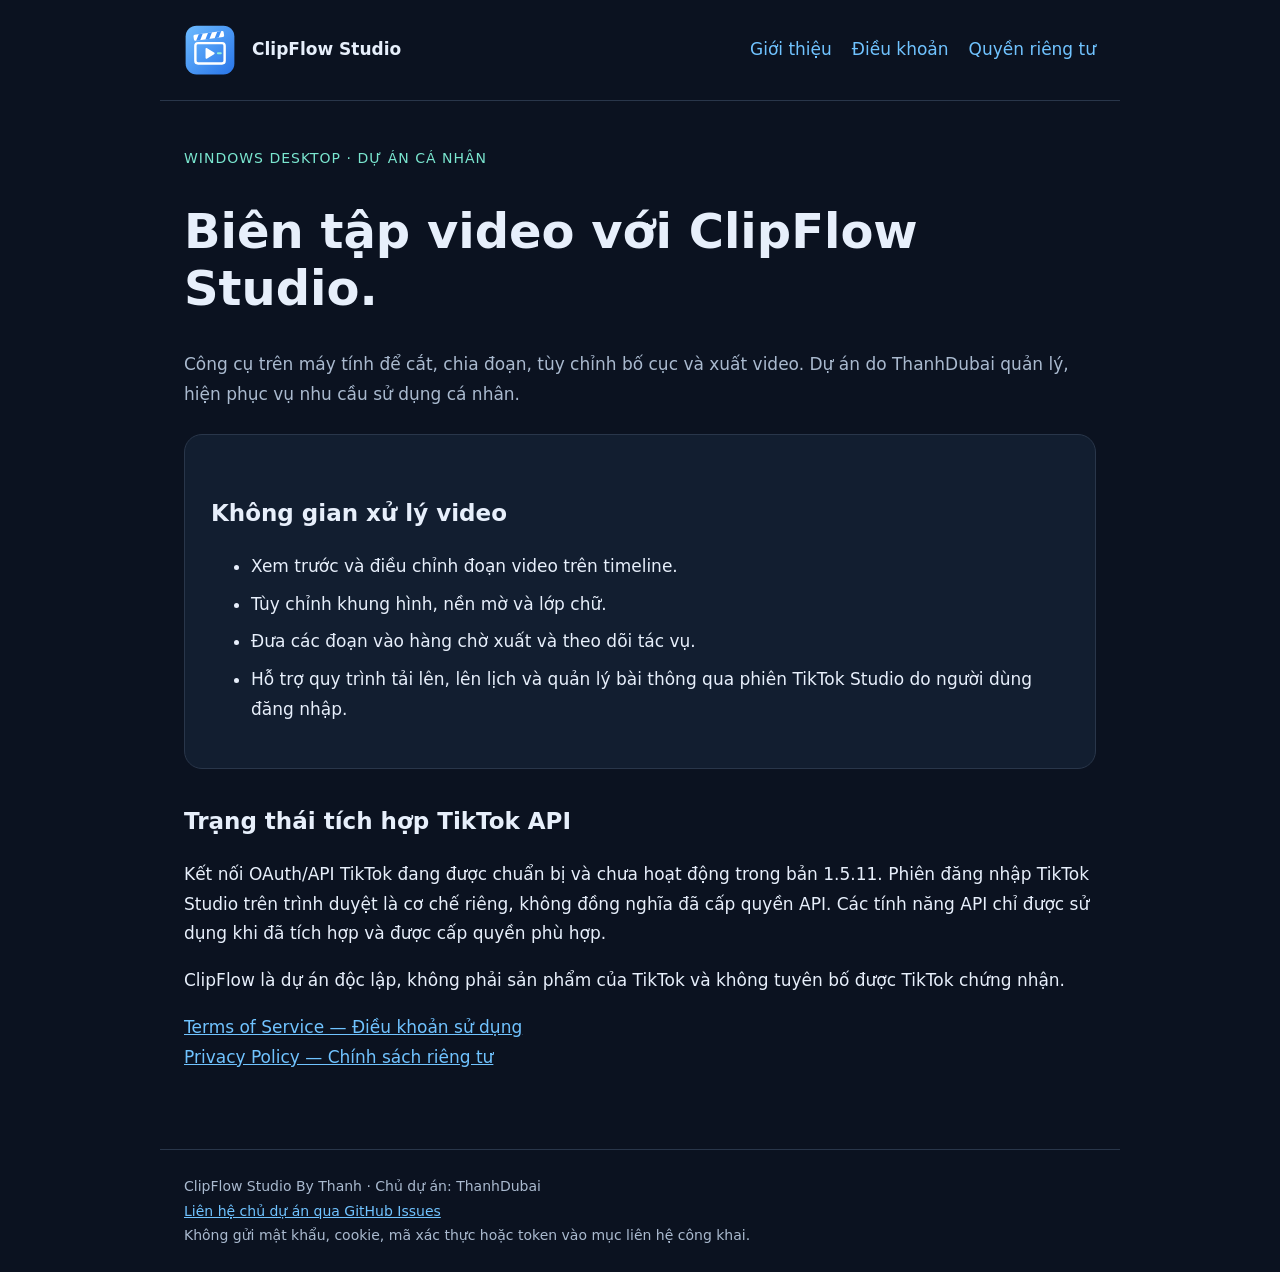
<file: index.html>
<!doctype html><html lang="vi"><head><meta charset="utf-8"><meta name="viewport" content="width=device-width,initial-scale=1"><title>Giới thiệu — ClipFlow Studio</title><link rel="icon" href="icon.svg"><link rel="stylesheet" href="style.css"></head><body><header><img src="icon.svg" alt="Logo ClipFlow"><strong>ClipFlow Studio</strong><nav><a href="index.html">Giới thiệu</a><a href="terms.html">Điều khoản</a><a href="privacy.html">Quyền riêng tư</a></nav></header><main><div class="tag">WINDOWS DESKTOP · DỰ ÁN CÁ NHÂN</div><h1>Biên tập video với ClipFlow Studio.</h1><p class="muted">Công cụ trên máy tính để cắt, chia đoạn, tùy chỉnh bố cục và xuất video. Dự án do ThanhDubai quản lý, hiện phục vụ nhu cầu sử dụng cá nhân.</p><div class="card"><h2>Không gian xử lý video</h2><ul><li>Xem trước và điều chỉnh đoạn video trên timeline.</li><li>Tùy chỉnh khung hình, nền mờ và lớp chữ.</li><li>Đưa các đoạn vào hàng chờ xuất và theo dõi tác vụ.</li><li>Hỗ trợ quy trình tải lên, lên lịch và quản lý bài thông qua phiên TikTok Studio do người dùng đăng nhập.</li></ul></div><h2>Trạng thái tích hợp TikTok API</h2><p>Kết nối OAuth/API TikTok đang được chuẩn bị và chưa hoạt động trong bản 1.5.11. Phiên đăng nhập TikTok Studio trên trình duyệt là cơ chế riêng, không đồng nghĩa đã cấp quyền API. Các tính năng API chỉ được sử dụng khi đã tích hợp và được cấp quyền phù hợp.</p><p>ClipFlow là dự án độc lập, không phải sản phẩm của TikTok và không tuyên bố được TikTok chứng nhận.</p><p><a href="terms.html">Terms of Service — Điều khoản sử dụng</a><br><a href="privacy.html">Privacy Policy — Chính sách riêng tư</a></p></main><footer>ClipFlow Studio By Thanh · Chủ dự án: ThanhDubai<br><a href="https://github.com/ThanhDubai/thanhdubai.github.io/issues">Liên hệ chủ dự án qua GitHub Issues</a><br>Không gửi mật khẩu, cookie, mã xác thực hoặc token vào mục liên hệ công khai.</footer></body></html>
</file>
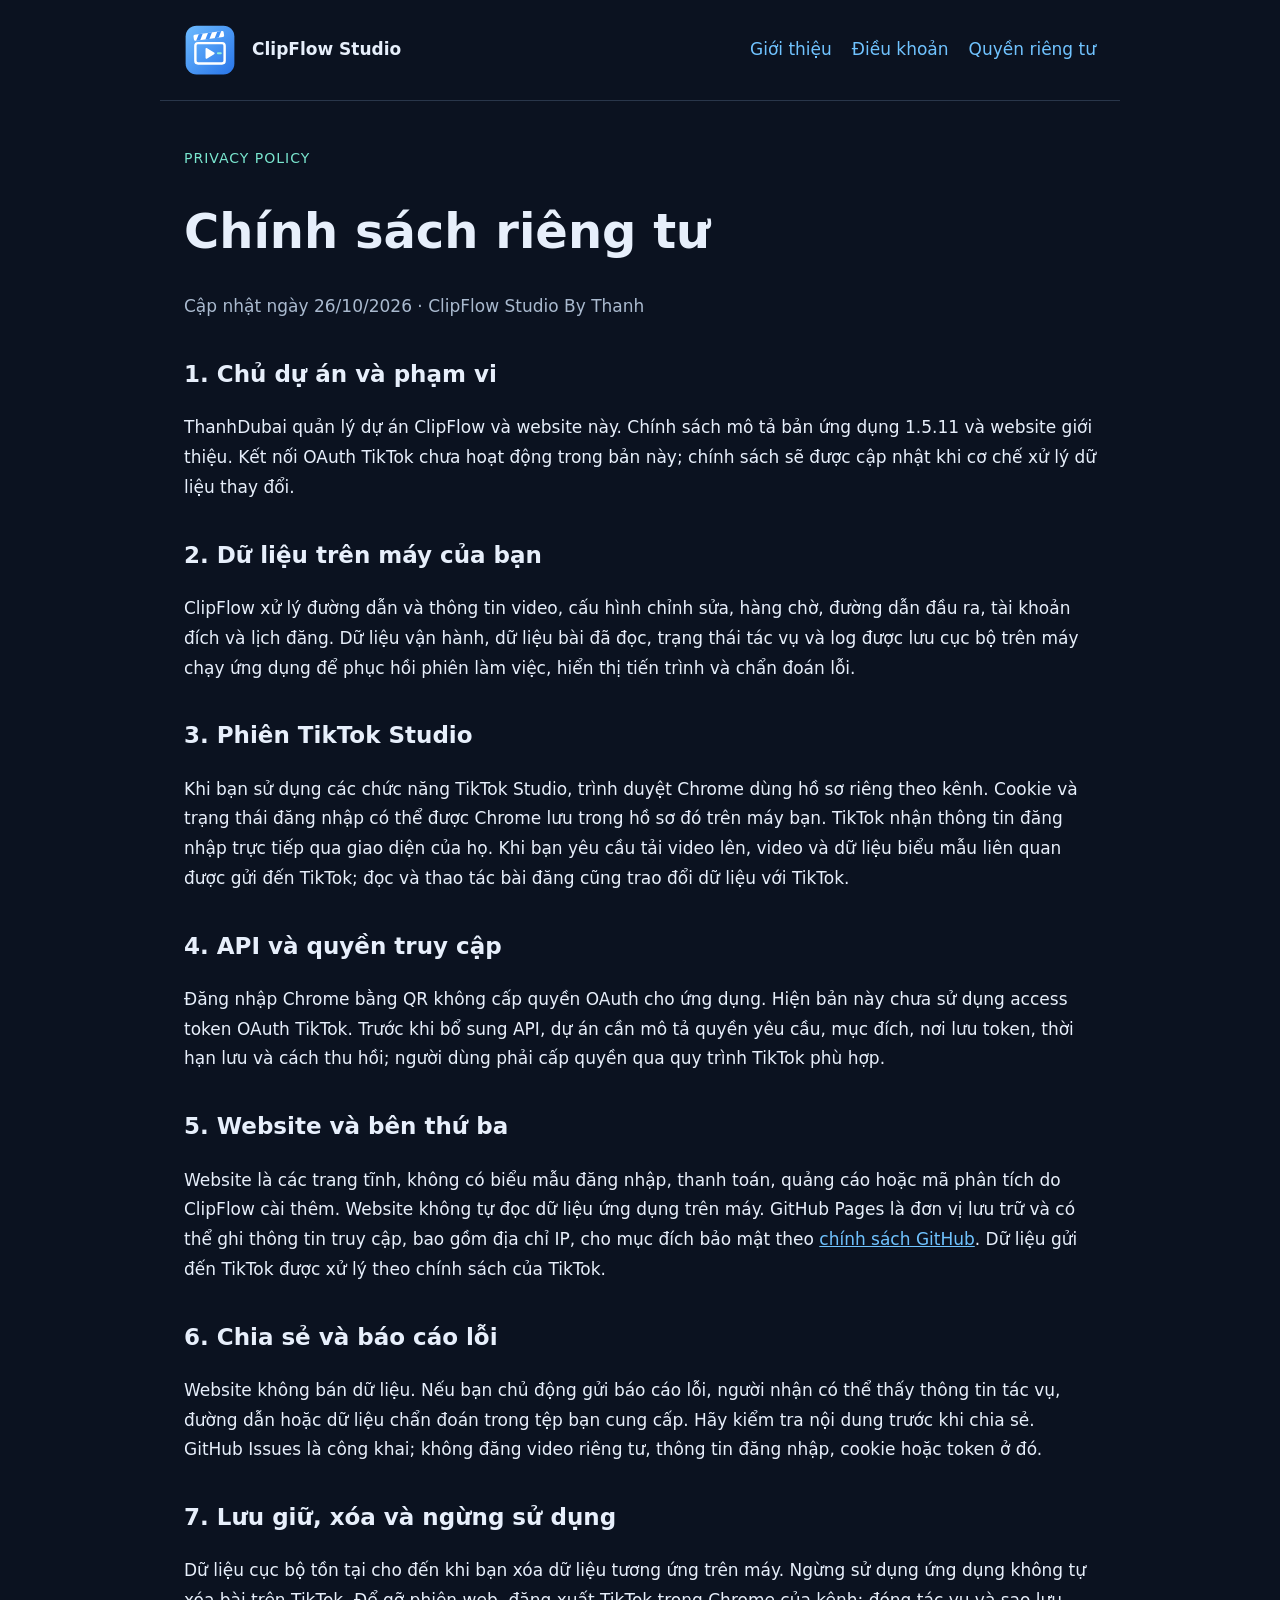
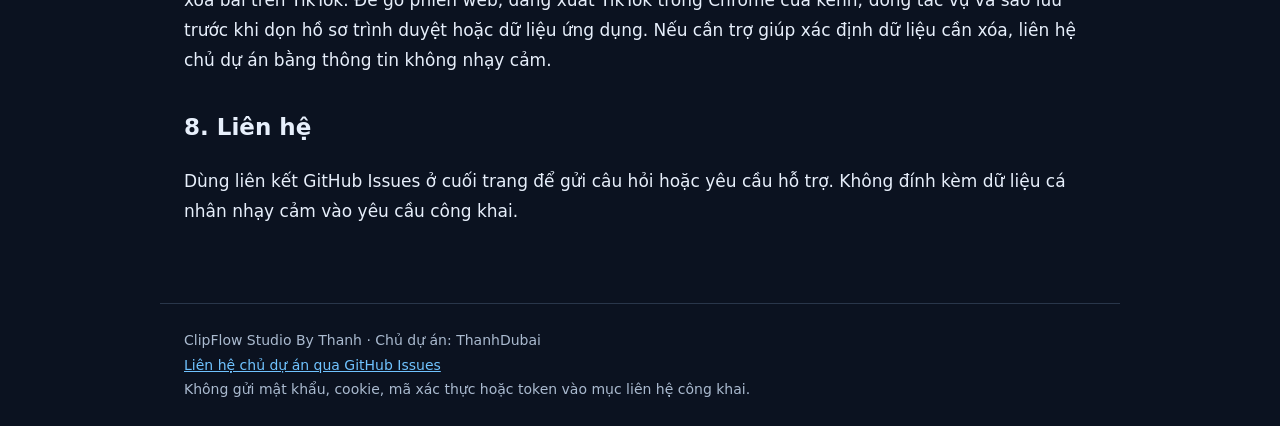
<file: privacy.html>
<!doctype html><html lang="vi"><head><meta charset="utf-8"><meta name="viewport" content="width=device-width,initial-scale=1"><title>Privacy Policy / Chính sách riêng tư — ClipFlow Studio</title><link rel="icon" href="icon.svg"><link rel="stylesheet" href="style.css"></head><body><header><img src="icon.svg" alt="Logo ClipFlow"><strong>ClipFlow Studio</strong><nav><a href="index.html">Giới thiệu</a><a href="terms.html">Điều khoản</a><a href="privacy.html">Quyền riêng tư</a></nav></header><main><div class="tag">PRIVACY POLICY</div><h1>Chính sách riêng tư</h1><p class="muted">Cập nhật ngày 26/10/2026 · ClipFlow Studio By Thanh</p><h2>1. Chủ dự án và phạm vi</h2><p>ThanhDubai quản lý dự án ClipFlow và website này. Chính sách mô tả bản ứng dụng 1.5.11 và website giới thiệu. Kết nối OAuth TikTok chưa hoạt động trong bản này; chính sách sẽ được cập nhật khi cơ chế xử lý dữ liệu thay đổi.</p><h2>2. Dữ liệu trên máy của bạn</h2><p>ClipFlow xử lý đường dẫn và thông tin video, cấu hình chỉnh sửa, hàng chờ, đường dẫn đầu ra, tài khoản đích và lịch đăng. Dữ liệu vận hành, dữ liệu bài đã đọc, trạng thái tác vụ và log được lưu cục bộ trên máy chạy ứng dụng để phục hồi phiên làm việc, hiển thị tiến trình và chẩn đoán lỗi.</p><h2>3. Phiên TikTok Studio</h2><p>Khi bạn sử dụng các chức năng TikTok Studio, trình duyệt Chrome dùng hồ sơ riêng theo kênh. Cookie và trạng thái đăng nhập có thể được Chrome lưu trong hồ sơ đó trên máy bạn. TikTok nhận thông tin đăng nhập trực tiếp qua giao diện của họ. Khi bạn yêu cầu tải video lên, video và dữ liệu biểu mẫu liên quan được gửi đến TikTok; đọc và thao tác bài đăng cũng trao đổi dữ liệu với TikTok.</p><h2>4. API và quyền truy cập</h2><p>Đăng nhập Chrome bằng QR không cấp quyền OAuth cho ứng dụng. Hiện bản này chưa sử dụng access token OAuth TikTok. Trước khi bổ sung API, dự án cần mô tả quyền yêu cầu, mục đích, nơi lưu token, thời hạn lưu và cách thu hồi; người dùng phải cấp quyền qua quy trình TikTok phù hợp.</p><h2>5. Website và bên thứ ba</h2><p>Website là các trang tĩnh, không có biểu mẫu đăng nhập, thanh toán, quảng cáo hoặc mã phân tích do ClipFlow cài thêm. Website không tự đọc dữ liệu ứng dụng trên máy. GitHub Pages là đơn vị lưu trữ và có thể ghi thông tin truy cập, bao gồm địa chỉ IP, cho mục đích bảo mật theo <a href="https://docs.github.com/en/site-policy/privacy-policies/github-general-privacy-statement">chính sách GitHub</a>. Dữ liệu gửi đến TikTok được xử lý theo chính sách của TikTok.</p><h2>6. Chia sẻ và báo cáo lỗi</h2><p>Website không bán dữ liệu. Nếu bạn chủ động gửi báo cáo lỗi, người nhận có thể thấy thông tin tác vụ, đường dẫn hoặc dữ liệu chẩn đoán trong tệp bạn cung cấp. Hãy kiểm tra nội dung trước khi chia sẻ. GitHub Issues là công khai; không đăng video riêng tư, thông tin đăng nhập, cookie hoặc token ở đó.</p><h2>7. Lưu giữ, xóa và ngừng sử dụng</h2><p>Dữ liệu cục bộ tồn tại cho đến khi bạn xóa dữ liệu tương ứng trên máy. Ngừng sử dụng ứng dụng không tự xóa bài trên TikTok. Để gỡ phiên web, đăng xuất TikTok trong Chrome của kênh; đóng tác vụ và sao lưu trước khi dọn hồ sơ trình duyệt hoặc dữ liệu ứng dụng. Nếu cần trợ giúp xác định dữ liệu cần xóa, liên hệ chủ dự án bằng thông tin không nhạy cảm.</p><h2>8. Liên hệ</h2><p>Dùng liên kết GitHub Issues ở cuối trang để gửi câu hỏi hoặc yêu cầu hỗ trợ. Không đính kèm dữ liệu cá nhân nhạy cảm vào yêu cầu công khai.</p></main><footer>ClipFlow Studio By Thanh · Chủ dự án: ThanhDubai<br><a href="https://github.com/ThanhDubai/thanhdubai.github.io/issues">Liên hệ chủ dự án qua GitHub Issues</a><br>Không gửi mật khẩu, cookie, mã xác thực hoặc token vào mục liên hệ công khai.</footer></body></html>
</file>
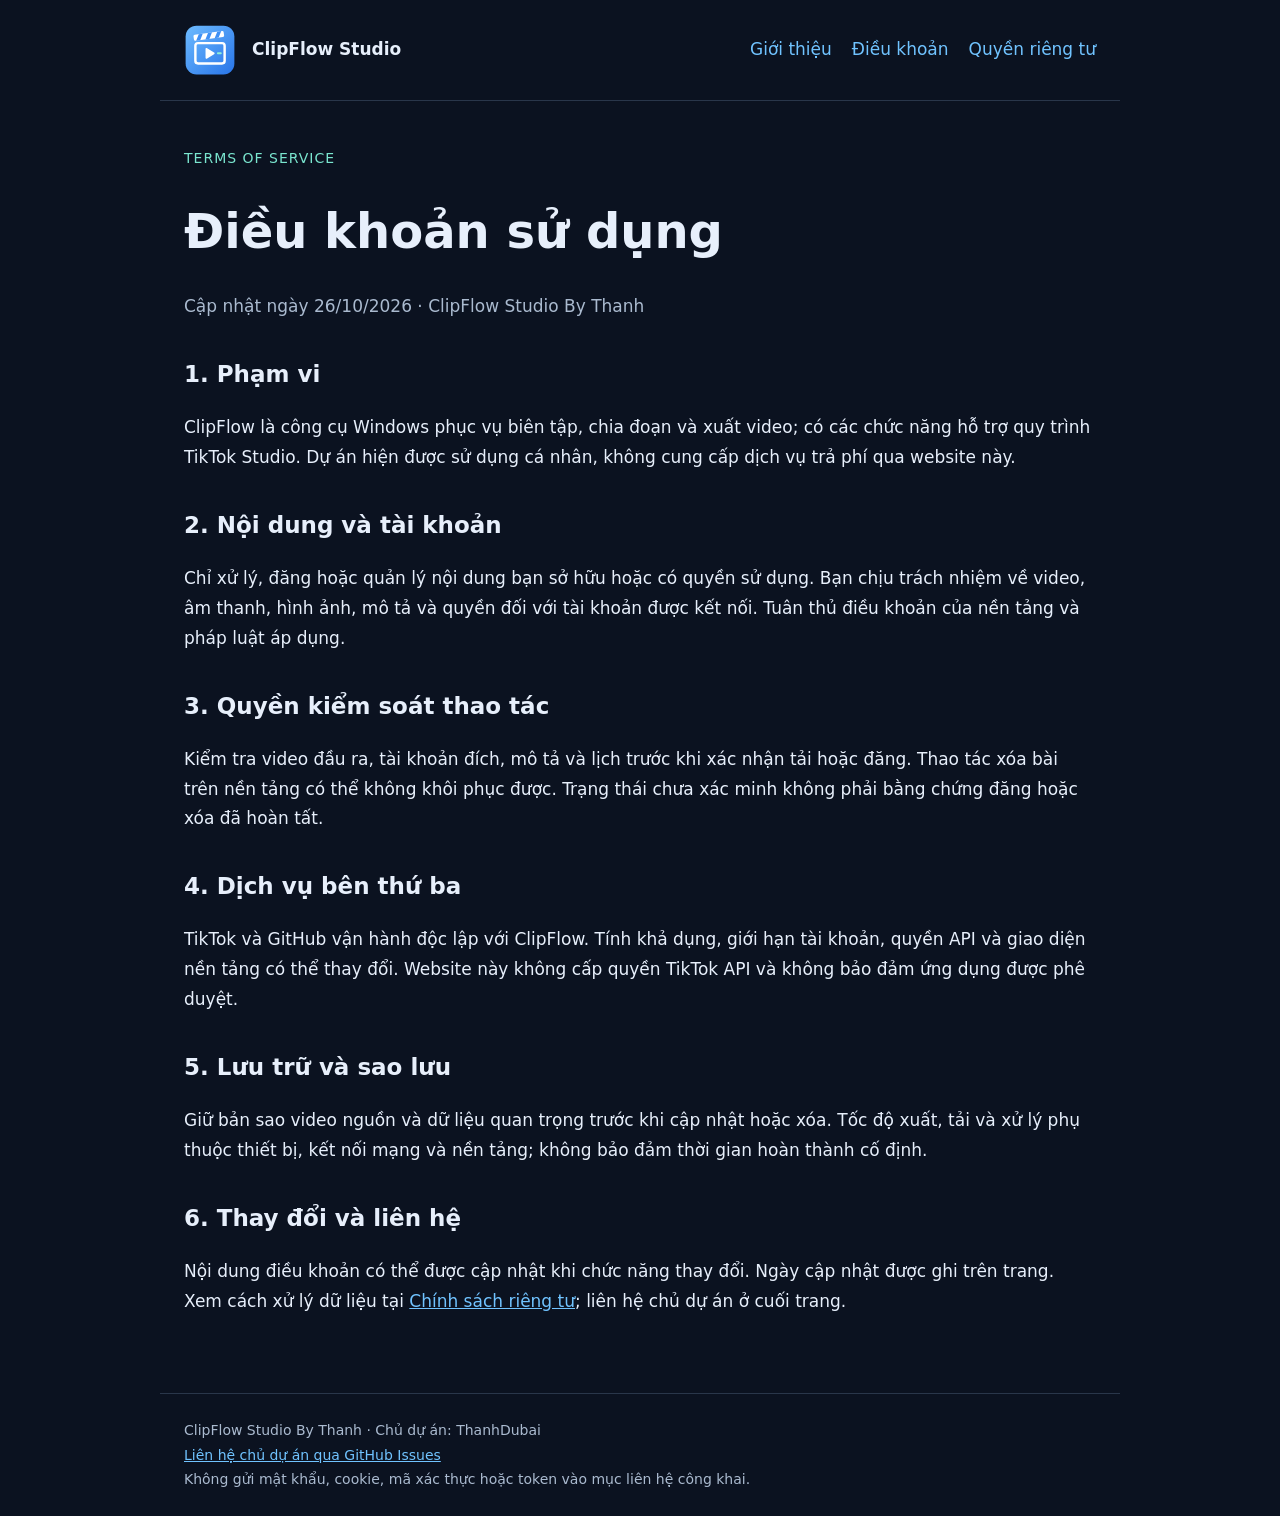
<file: terms.html>
<!doctype html><html lang="vi"><head><meta charset="utf-8"><meta name="viewport" content="width=device-width,initial-scale=1"><title>Terms of Service / Điều khoản sử dụng — ClipFlow Studio</title><link rel="icon" href="icon.svg"><link rel="stylesheet" href="style.css"></head><body><header><img src="icon.svg" alt="Logo ClipFlow"><strong>ClipFlow Studio</strong><nav><a href="index.html">Giới thiệu</a><a href="terms.html">Điều khoản</a><a href="privacy.html">Quyền riêng tư</a></nav></header><main><div class="tag">TERMS OF SERVICE</div><h1>Điều khoản sử dụng</h1><p class="muted">Cập nhật ngày 26/10/2026 · ClipFlow Studio By Thanh</p><h2>1. Phạm vi</h2><p>ClipFlow là công cụ Windows phục vụ biên tập, chia đoạn và xuất video; có các chức năng hỗ trợ quy trình TikTok Studio. Dự án hiện được sử dụng cá nhân, không cung cấp dịch vụ trả phí qua website này.</p><h2>2. Nội dung và tài khoản</h2><p>Chỉ xử lý, đăng hoặc quản lý nội dung bạn sở hữu hoặc có quyền sử dụng. Bạn chịu trách nhiệm về video, âm thanh, hình ảnh, mô tả và quyền đối với tài khoản được kết nối. Tuân thủ điều khoản của nền tảng và pháp luật áp dụng.</p><h2>3. Quyền kiểm soát thao tác</h2><p>Kiểm tra video đầu ra, tài khoản đích, mô tả và lịch trước khi xác nhận tải hoặc đăng. Thao tác xóa bài trên nền tảng có thể không khôi phục được. Trạng thái chưa xác minh không phải bằng chứng đăng hoặc xóa đã hoàn tất.</p><h2>4. Dịch vụ bên thứ ba</h2><p>TikTok và GitHub vận hành độc lập với ClipFlow. Tính khả dụng, giới hạn tài khoản, quyền API và giao diện nền tảng có thể thay đổi. Website này không cấp quyền TikTok API và không bảo đảm ứng dụng được phê duyệt.</p><h2>5. Lưu trữ và sao lưu</h2><p>Giữ bản sao video nguồn và dữ liệu quan trọng trước khi cập nhật hoặc xóa. Tốc độ xuất, tải và xử lý phụ thuộc thiết bị, kết nối mạng và nền tảng; không bảo đảm thời gian hoàn thành cố định.</p><h2>6. Thay đổi và liên hệ</h2><p>Nội dung điều khoản có thể được cập nhật khi chức năng thay đổi. Ngày cập nhật được ghi trên trang. Xem cách xử lý dữ liệu tại <a href="privacy.html">Chính sách riêng tư</a>; liên hệ chủ dự án ở cuối trang.</p></main><footer>ClipFlow Studio By Thanh · Chủ dự án: ThanhDubai<br><a href="https://github.com/ThanhDubai/thanhdubai.github.io/issues">Liên hệ chủ dự án qua GitHub Issues</a><br>Không gửi mật khẩu, cookie, mã xác thực hoặc token vào mục liên hệ công khai.</footer></body></html>
</file>
<file: style.css>
*{box-sizing:border-box}body{margin:0;background:#0b1220;color:#e7effb;font:17px/1.75 system-ui,sans-serif}a{color:#70c3ff}header,main,footer{max-width:960px;margin:auto;padding:24px}header{display:flex;align-items:center;gap:16px;border-bottom:1px solid #29364a}header img{width:52px}nav{margin-left:auto;display:flex;gap:20px;flex-wrap:wrap}nav a{text-decoration:none}main{min-height:65vh;padding-top:45px;padding-bottom:60px}h1{font-size:clamp(30px,5vw,48px);line-height:1.2}h2{font-size:23px;margin-top:32px}.muted,footer{color:#aabacf}.card{background:#121e30;border:1px solid #29364a;border-radius:18px;padding:26px;margin:24px 0}.tag{color:#7ae6cf;font-size:14px;letter-spacing:1px}footer{border-top:1px solid #29364a;font-size:14px}li{margin:8px 0}@media(max-width:600px){header{flex-wrap:wrap}nav{margin-left:0;width:100%;gap:14px}}
</file>
